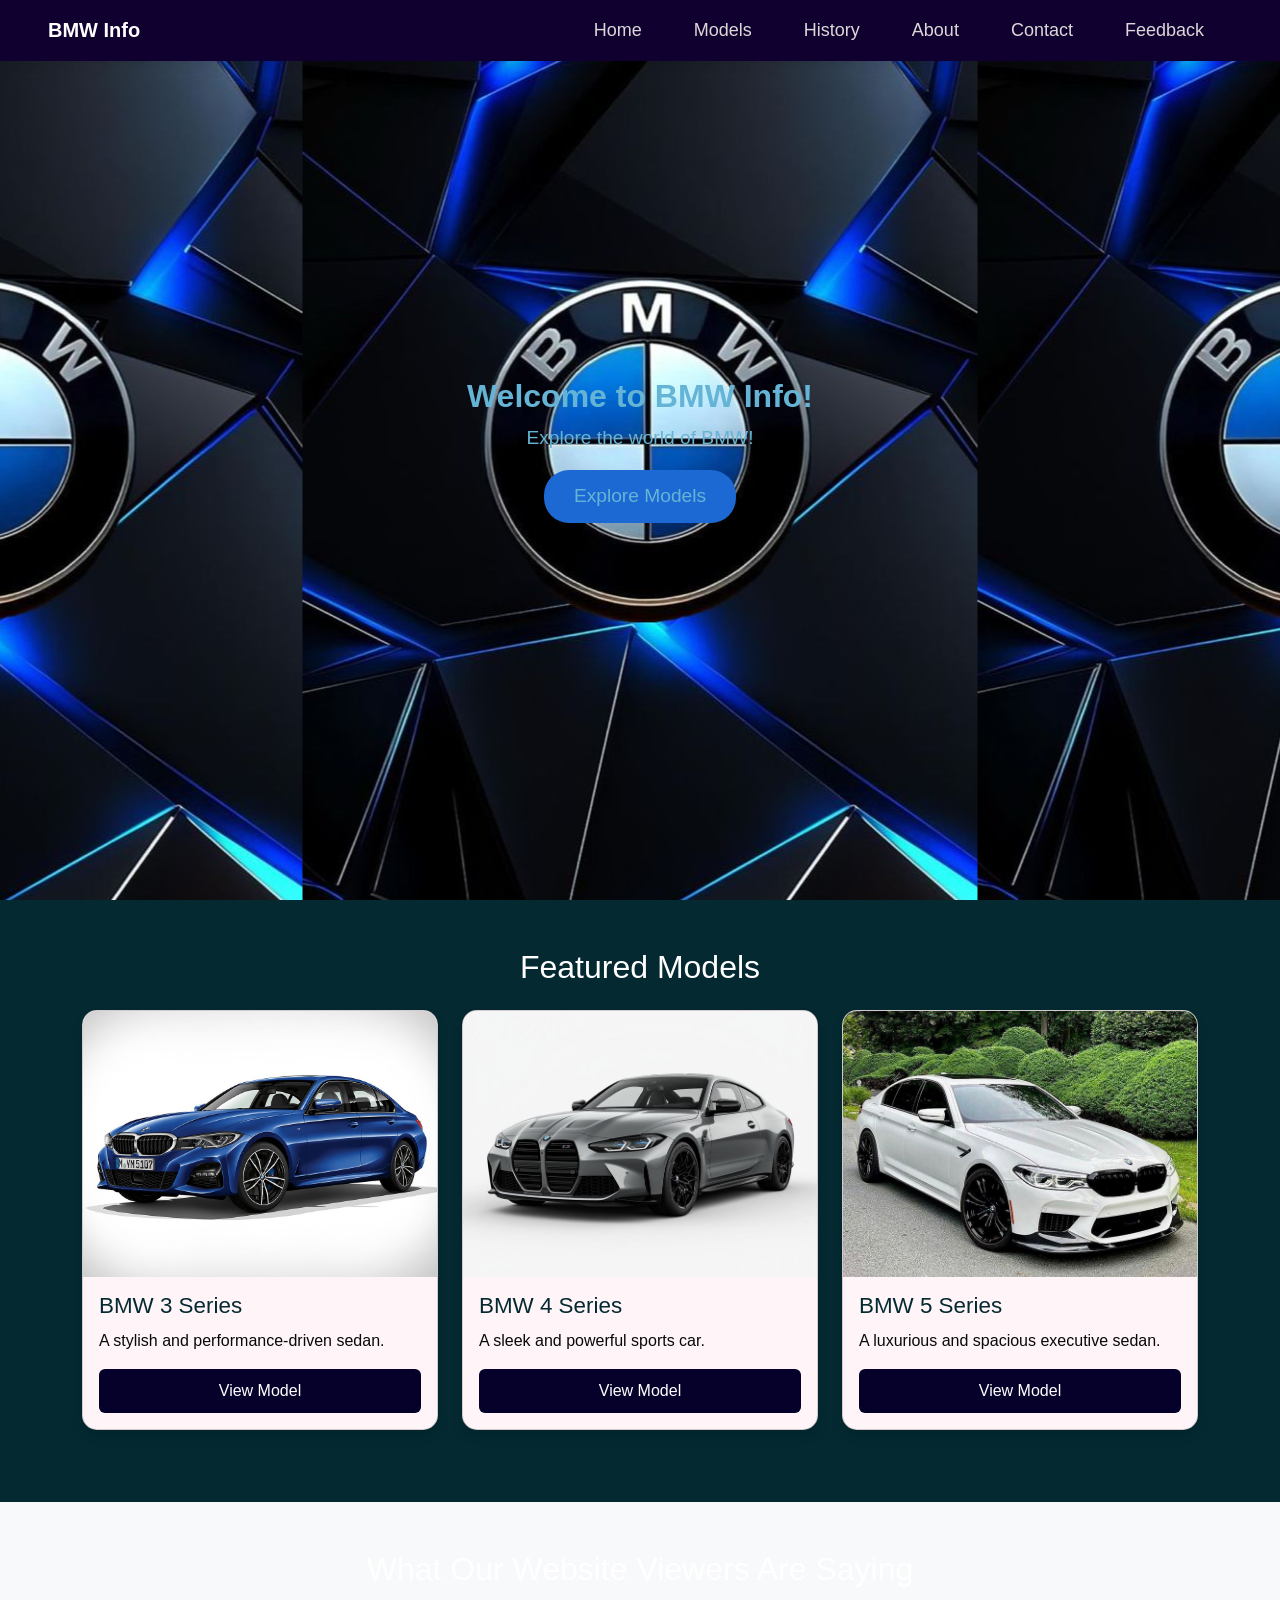
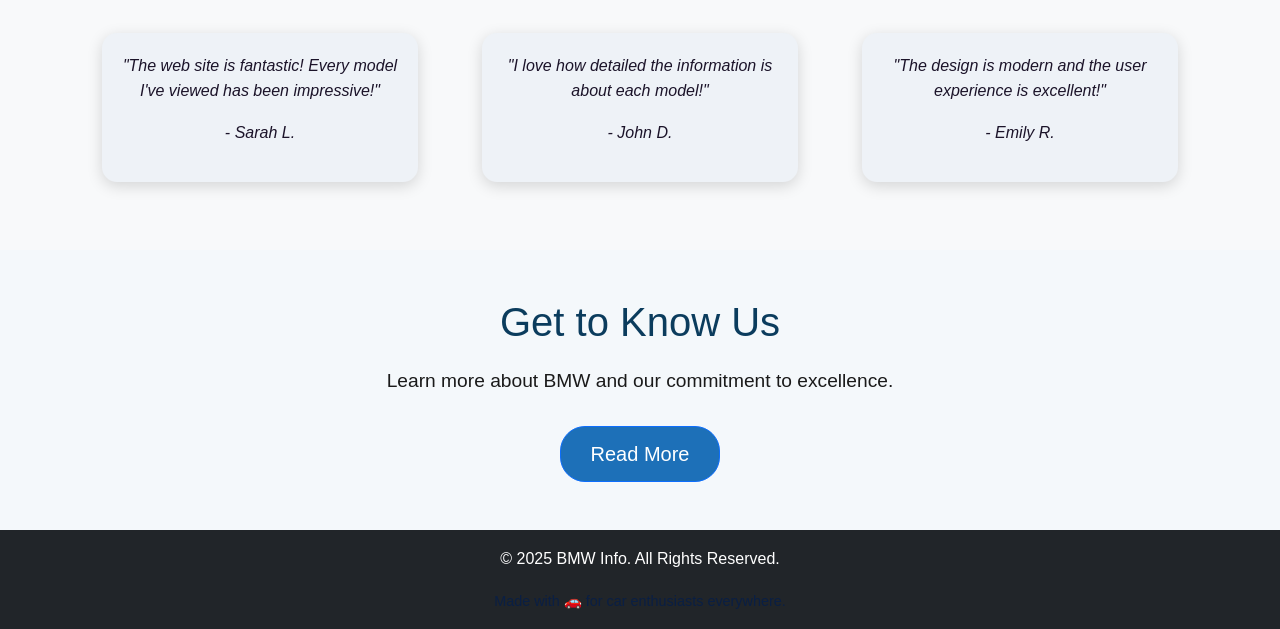
<file: index.html>
<!DOCTYPE html>
<html lang="en">
<head>
  <meta charset="UTF-8" />
  <meta name="viewport" content="width=device-width, initial-scale=1" />
  <link rel="icon" href="images/BMW M4.jpg" type="image/png" />
  <title>BMW Info</title>
  <link href="https://cdn.jsdelivr.net/npm/bootstrap@5.3.3/dist/css/bootstrap.min.css" rel="stylesheet" />
  <link rel="stylesheet" href="style.css" />
</head>

<body>
  <nav class="navbar navbar-expand-lg navbar-light px-5 fixed-top custom-navbar">
    <a class="navbar-brand" href="index.html">BMW Info</a>
    <button class="navbar-toggler" type="button" data-bs-toggle="collapse" data-bs-target="#navbarNav">
      <span class="navbar-toggler-icon"></span>
    </button>
    <div class="collapse navbar-collapse justify-content-end" id="navbarNav">
      <ul class="navbar-nav">
        <li class="nav-item active"><a class="nav-link" href="index.html">Home</a></li>
        <li class="nav-item"><a class="nav-link" href="Models.html">Models</a></li>
        <li class="nav-item"><a class="nav-link" href="History.html">History</a></li>
        <li class="nav-item"><a class="nav-link" href="About.html">About</a></li>
        <li class="nav-item"><a class="nav-link" href="Contact.html">Contact</a></li>
        <li class="nav-item"><a class="nav-link" href="Feedback.html">Feedback</a></li>
        
      </ul>
    </div>
  </nav>

  <header class="hero text-white text-center d-flex align-items-center" style="height: 100vh; background-image: url('images/BMW logo.jpg'); background-size: fill; background-position: center;">
    <div class="container text-center">
      <h1 class="display-4">Welcome to BMW Info!</h1>
      <p class="lead">Explore the world of BMW!</p>
      <a href="Models.html" class="btn ">Explore Models</a>
    </div>
  </header>

<section id="featured-models" class="py-5">
  <div class="container">
    <h2 class="text-center mb-4">Featured Models</h2>
    <div class="row justify-content-center">

      <div class="col-md-4 mb-4">
        <div class="card">
          <img src="images/BMW 3 Series.jpg" class="card-img-top" alt="BMW 3 Series" />
          <div class="card-body">
            <h5 class="card-title">BMW 3 Series</h5>
            <p class="card-text">A stylish and performance-driven sedan.</p>
            <a href="Models.html" class="btn">View Model</a>
          </div>
        </div>
      </div>

      <div class="col-md-4 mb-4">
        <div class="card">
          <img src="images/BMW 4 Series.jpg" class="card-img-top" alt="BMW 4 Series" />
          <div class="card-body">
            <h5 class="card-title">BMW 4 Series</h5>
            <p class="card-text">A sleek and powerful sports car.</p>
            <a href="Models.html" class="btn">View Model</a>
          </div>
        </div>
      </div>

      <div class="col-md-4 mb-4">
        <div class="card">
          <img src="images/BMW 5 Series.jpg" class="card-img-top" alt="BMW 5 Series" />
          <div class="card-body">
            <h5 class="card-title">BMW 5 Series</h5>
            <p class="card-text">A luxurious and spacious executive sedan.</p>
            <a href="Models.html" class="btn">View Model</a>
          </div>
        </div>
      </div>
    </div>
  </div>

</section>
  <section id="feedback" class="bg-light py-5">
    <div class="container">
      <h2 class="text-center mb-4">What Our Website Viewers Are Saying</h2>
      <div class="row">
        <div class="col-md-4">
          <div class="testimonial text-center">
            <p>"The web site is fantastic! Every model I've viewed has been impressive!"</p>
            <p class="font-weight-bold">- Sarah L.</p>
          </div>
        </div>

        <div class="col-md-4">
          <div class="testimonial text-center">
            <p>"I love how detailed the information is about each model!"</p>
            <p class="font-weight-bold">- John D.</p>
          </div>
        </div>

        <div class="col-md-4">
          <div class="testimonial text-center">
            <p>"The design is modern and the user experience is excellent!"</p>
            <p class="font-weight-bold">- Emily R.</p>
          </div>
        </div>
      </div>
    </div>
  </section>

  <section id="about" class="text-center py-5">
    <div class="container">
      <h2>Get to Know Us</h2>
      <p class="lead">Learn more about BMW and our commitment to excellence.</p>
      <a href="about.html" class="btn btn-primary btn-lg">Read More</a>
    </div>
  </section>
  
  <footer class="bg-dark text-white text-center py-3">
    <p>&copy; 2025 BMW Info. All Rights Reserved.</p>
    <small>Made with  🚗 for car enthusiasts everywhere.</small>
  </footer>
  <script src="https://cdn.jsdelivr.net/npm/bootstrap@5.3.3/dist/js/bootstrap.bundle.min.js"></script>
  
</body>
</html>
</file>
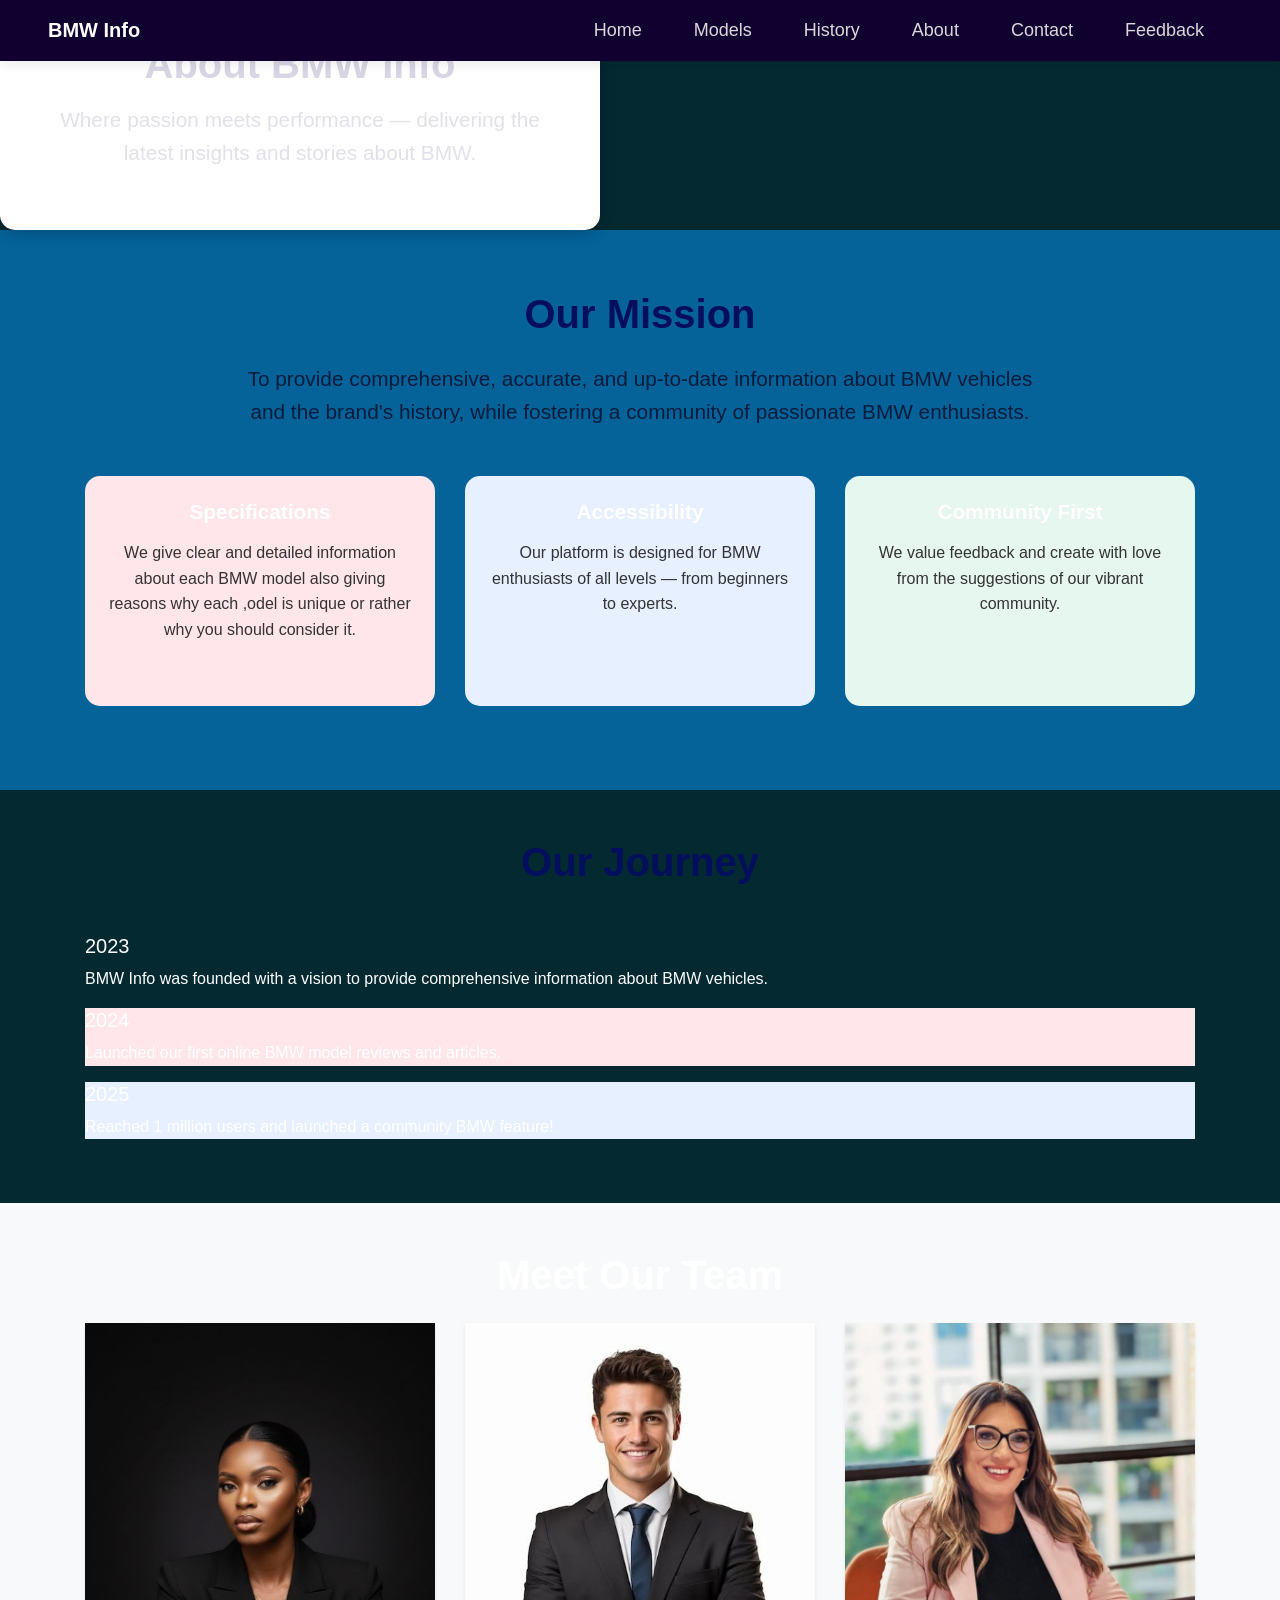
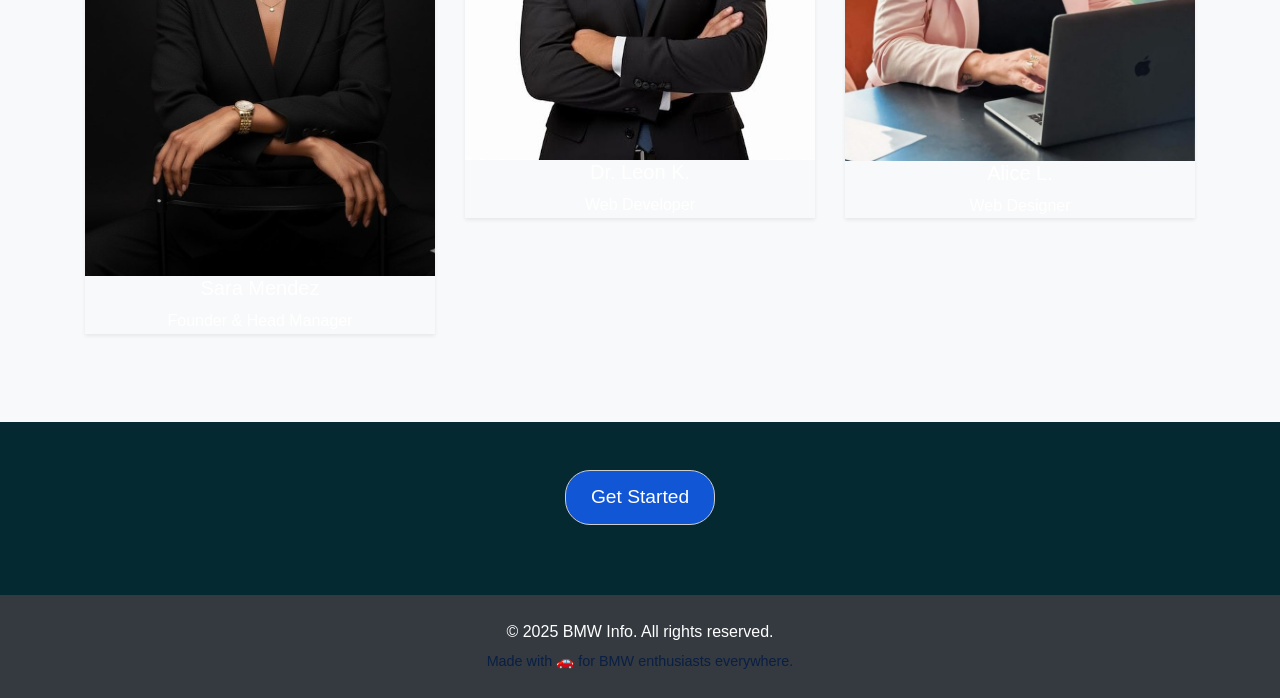
<file: About.html>
<!DOCTYPE html>
<html lang="en">
<head>
  <meta charset="UTF-8" />
  <meta name="viewport" content="width=device-width, initial-scale=1.0"/>
  <link rel="icon" href="images/BMW M9.jpg" type="image/jpg" />
  <title>About Us - BMW Info</title>
  <link rel="stylesheet" href="https://stackpath.bootstrapcdn.com/bootstrap/4.5.2/css/bootstrap.min.css"/>
  <link rel="stylesheet" href="style.css" />
</head>
<body>
  <nav class="navbar navbar-expand-lg navbar-light px-5 fixed-top custom-navbar">
    <a class="navbar-brand" href="index.html">BMW Info</a>
    <button class="navbar-toggler" type="button" data-toggle="collapse" data-target="#navbarNav">
      <span class="navbar-toggler-icon"></span>
    </button>
    <div class="collapse navbar-collapse justify-content-end" id="navbarNav">
      <ul class="navbar-nav">
        <li class="nav-item"><a class="nav-link" href="index.html">Home</a></li>
        <li class="nav-item"><a class="nav-link" href="models.html">Models</a></li>
        <li class="nav-item active"><a class="nav-link" href="history.html">History</a></li>
        <li class="nav-item"><a class="nav-link" href="about.html">About</a></li>
        <li class="nav-item"><a class="nav-link" href="contact.html">Contact</a></li>
        <li class="nav-item"><a class="nav-link" href="feedback.html">Feedback</a></li>
      </ul>
    </div>
  </nav>
<section class="about-hero">
  <div class="about-card">
    <h1>About BMW Info</h1>
    <p>Where passion meets performance — delivering the latest insights and stories about BMW.</p>
  </div>
</section>
<section class="mission-section text-center">
  <div class="container">
    <h2 class="section-title mb-4">Our Mission</h2>
    <p class="mb-5">To provide comprehensive, accurate, and up-to-date information about BMW vehicles and the brand's history, while fostering a community of passionate BMW enthusiasts.</p>
    
    <div class="row">
      <div class="col-md-4 mb-4">
        <div class="value-card pastel-pink p-4">
          <h5>Specifications</h5>
          <p>We give clear and detailed information about each BMW model also giving reasons why each ,odel is unique or rather why you should consider it.</p>
        </div>
      </div>
      <div class="col-md-4 mb-4">
        <div class="value-card pastel-blue p-4">
          <h5>Accessibility</h5>
          <p>Our platform is designed for BMW enthusiasts of all levels — from beginners to experts.</p>
        </div>
      </div>
      <div class="col-md-4 mb-4">
        <div class="value-card pastel-green p-4">
          <h5>Community First</h5>
          <p>We value feedback and create with love from the suggestions of our vibrant community.</p>
        </div>
      </div>
    </div>
  </div>
</section>
  <section class="timeline-section py-5">
    <div class="container">
      <h2 class="section-title text-center mb-5">Our Journey</h2>
      <div class="timeline">
        <div class="timeline-item pastel-yellow">
          <h5>2023</h5>
          <p>BMW Info was founded with a vision to provide comprehensive information about BMW vehicles.</p>
        </div>
        <div class="timeline-item pastel-pink">
          <h5>2024</h5>
          <p>Launched our first online BMW model reviews and articles.</p>
        </div>
        <div class="timeline-item pastel-blue">
          <h5>2025</h5>
          <p>Reached 1 million users and launched a community BMW feature!</p>
        </div>
      </div>
    </div>
  </section>
<section class="team-section py-5 bg-light">
  <div class="container text-center">
    <h2 class="section-title mb-4">Meet Our Team</h2>
    <div class="row justify-content-center">
      <div class="col-md-4 mb-4">
        <div class="team-card shadow-sm">
          <img src="images/manager.jpg" class="img-fluid team-image" alt="Sara Mendez">
          <div class="team-info">
            <h5>Sara Mendez</h5>
            <p>Founder & Head Manager</p>
          </div>
        </div>
      </div>
      <div class="col-md-4 mb-4">
        <div class="team-card shadow-sm">
          <img src="images/web developer.jpg" class="img-fluid team-image" alt="Dr. Leon K.">
          <div class="team-info">
            <h5>Dr. Leon K.</h5>
            <p>Web Developer</p>
          </div>
        </div>
      </div>
      <div class="col-md-4 mb-4">
        <div class="team-card shadow-sm">
          <img src="images/web designer.jpg" class="img-fluid team-image" alt="Alice L.">
          <div class="team-info">
            <h5>Alice L.</h5>
            <p>Web Designer</p>
          </div>
        </div>
      </div>
    </div>
  </div>
</section>
  <div class="text-center mt-5 mb-5">
    <a href="Models.html" class="btn btn-get-started">Get Started</a>
  </div>
  <footer class="footer bg-dark text-white text-center py-4">
    <div class="container">
      <p class="mb-1">&copy; 2025 BMW Info. All rights reserved.</p>
      <small>Made with  🚗 for BMW enthusiasts everywhere.</small>
    </div>
  </footer>
  <script src="https://code.jquery.com/jquery-3.5.1.slim.min.js"></script>
  <script src="https://cdn.jsdelivr.net/npm/bootstrap@4.5.2/dist/js/bootstrap.bundle.min.js"></script>
  <script src="script.js"></script>
  
</body>
</html>
</file>
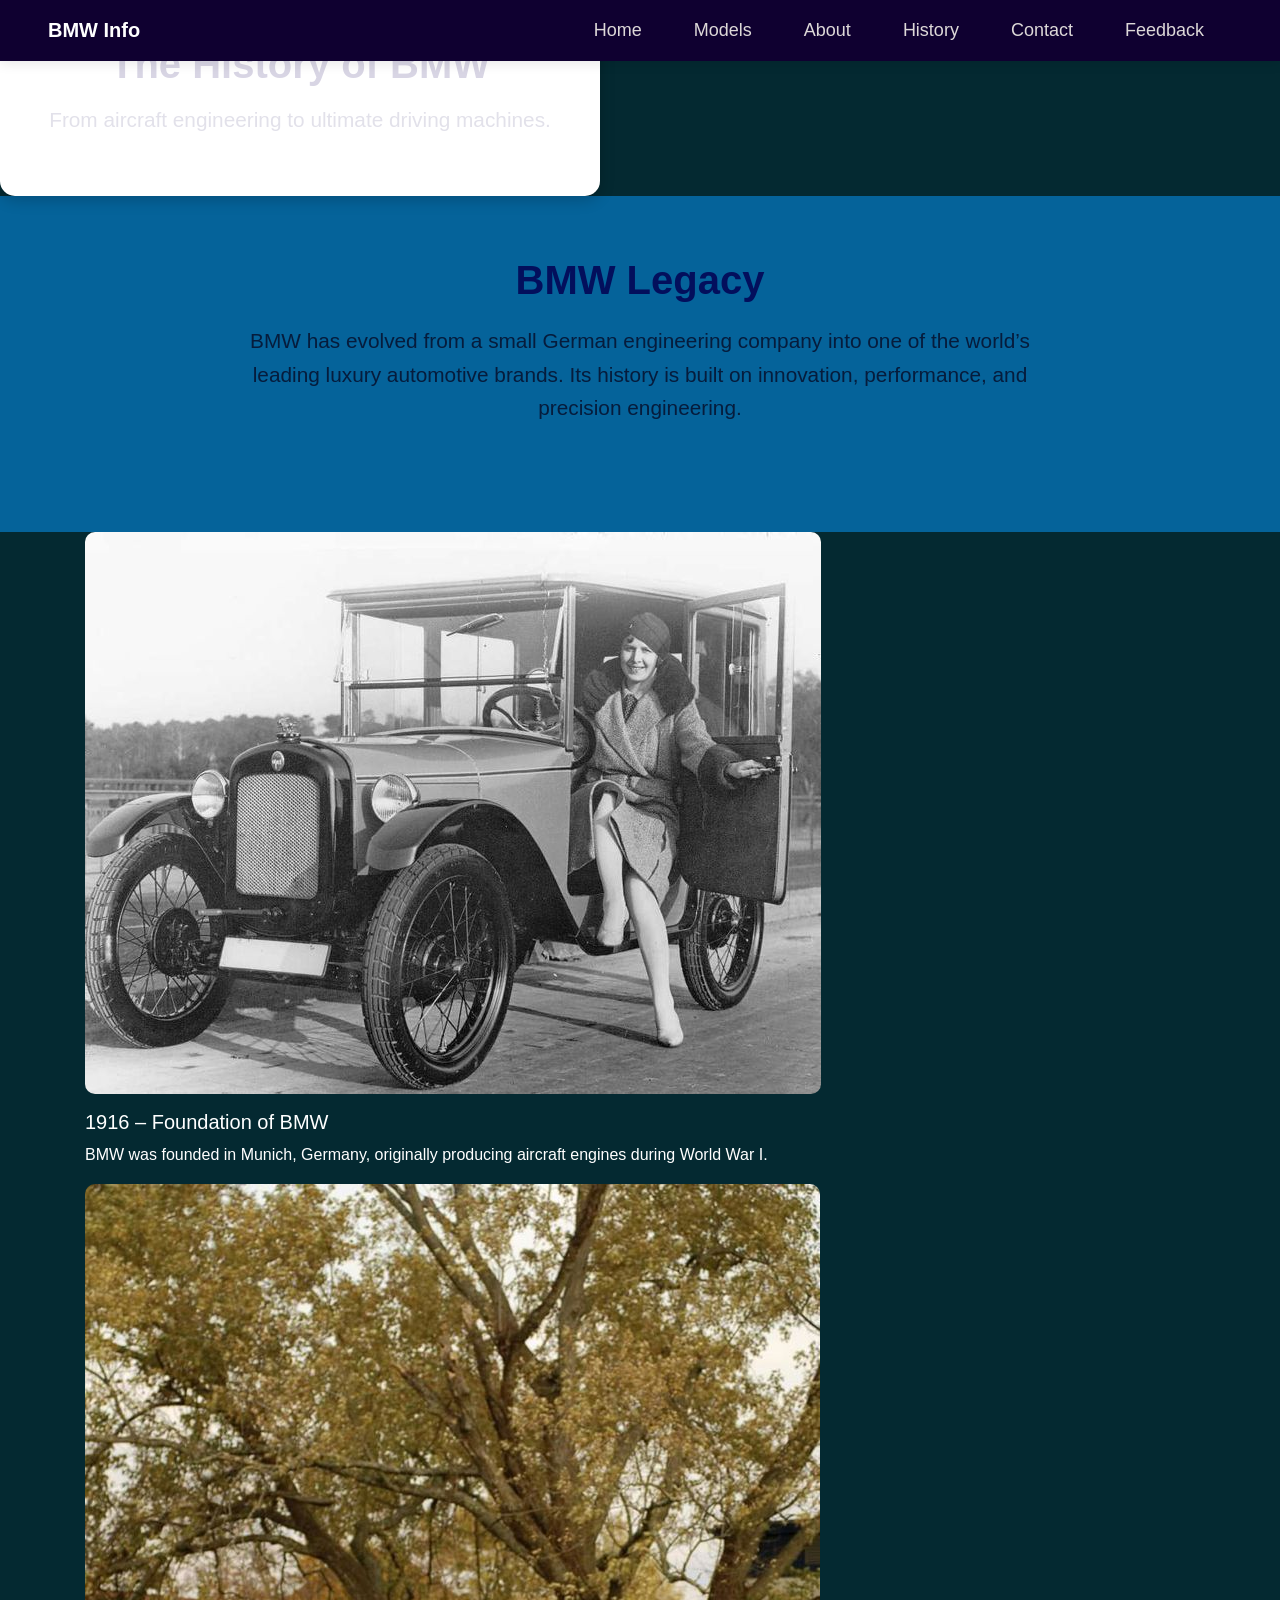
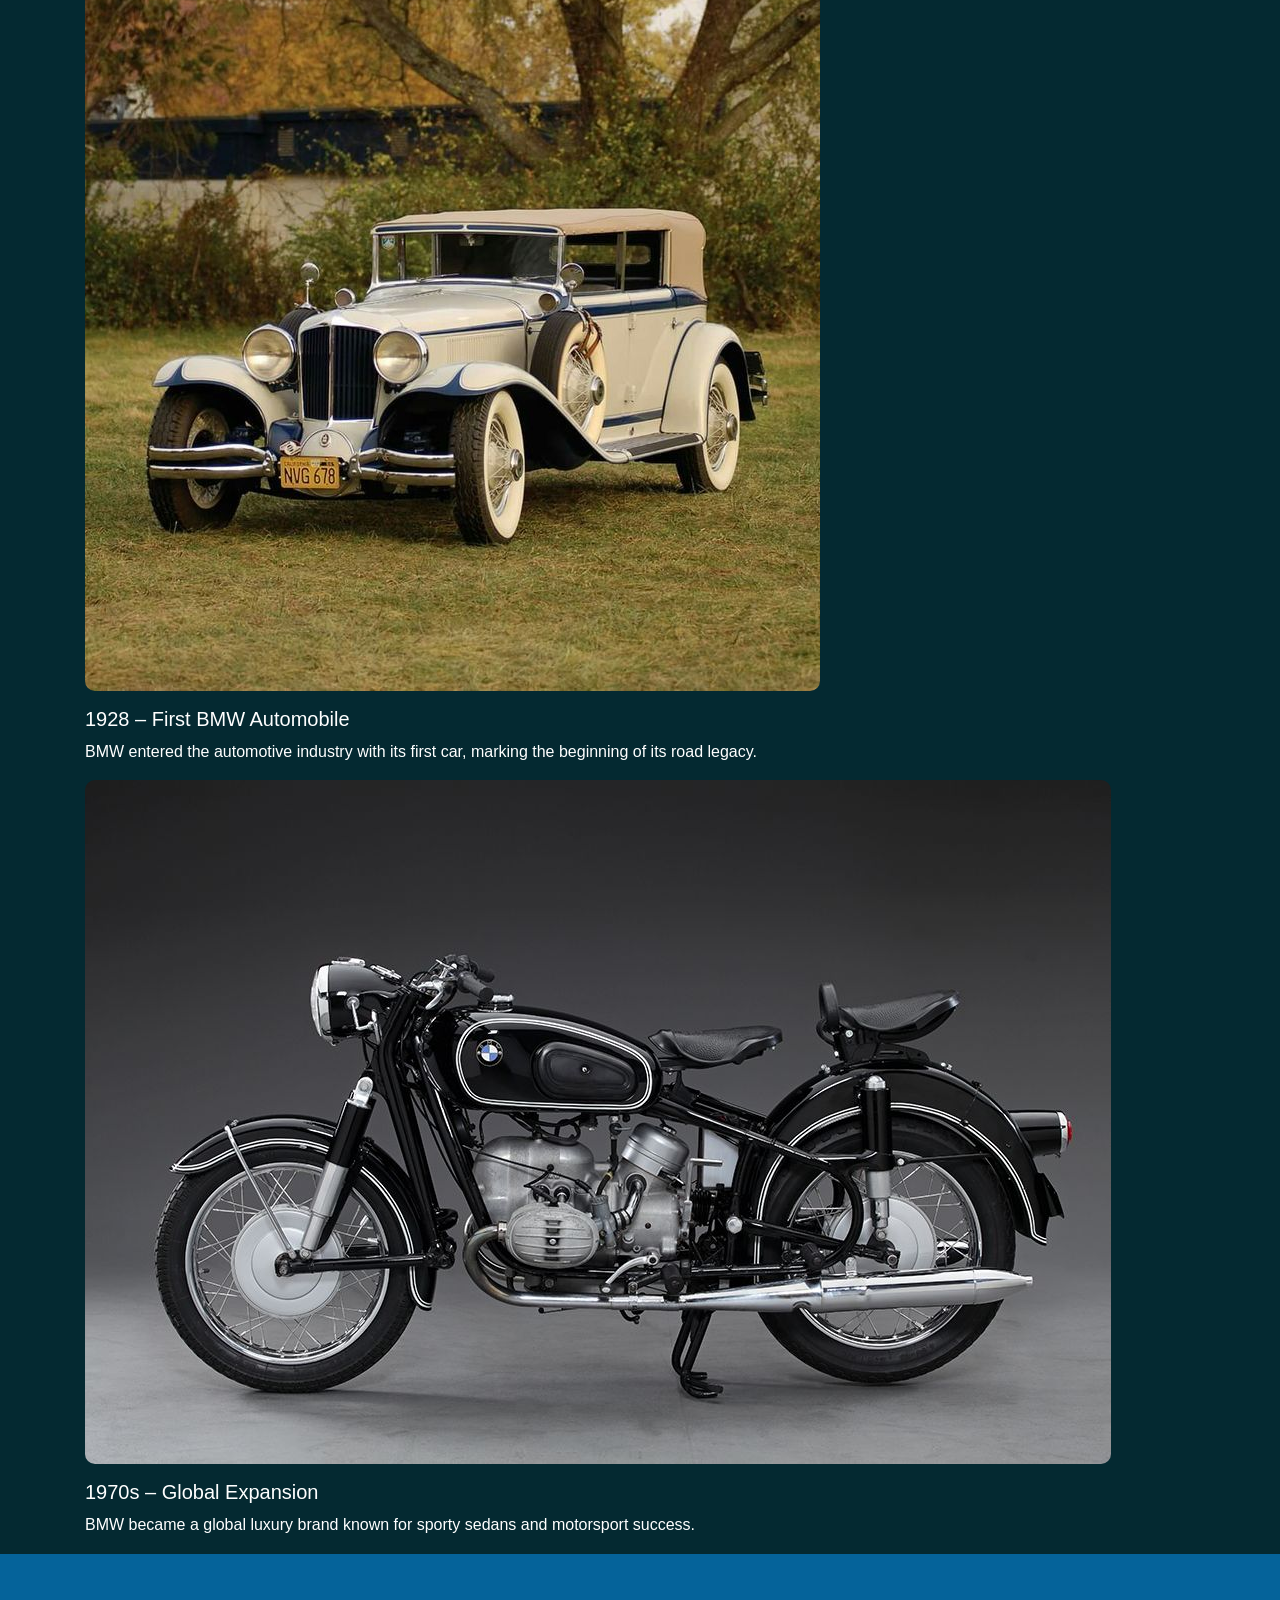
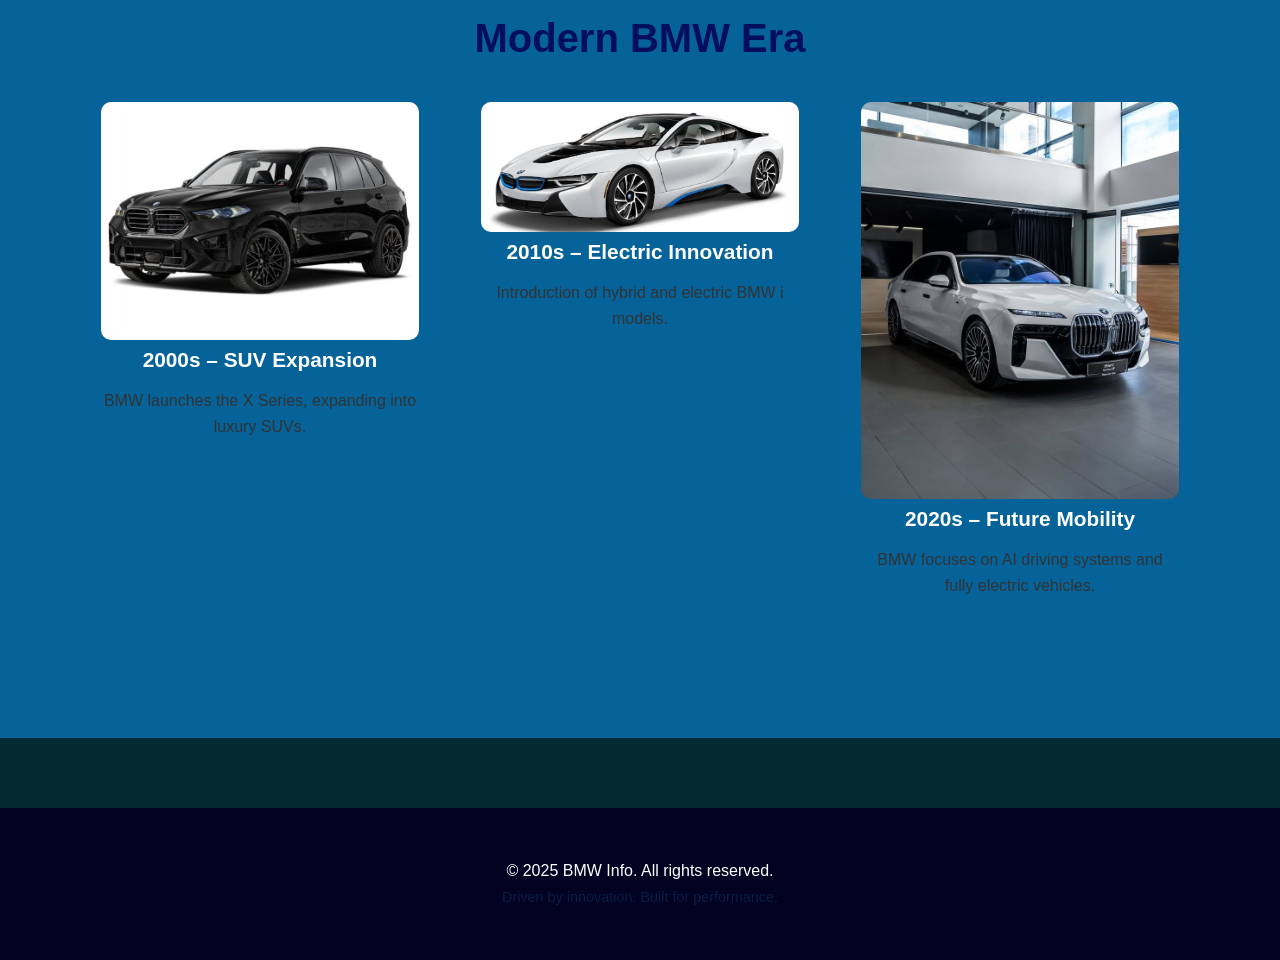
<file: History.html>
<!DOCTYPE html>
<html lang="en">
<head>
  <meta charset="UTF-8" />
  <meta name="viewport" content="width=device-width, initial-scale=1.0"/>
  <link rel="icon" href="images/BMW M4.jpg.jpg" type="image/jpg" />
  <title>BMW History</title>

  <link rel="stylesheet" href="https://stackpath.bootstrapcdn.com/bootstrap/4.5.2/css/bootstrap.min.css"/>
  <link rel="stylesheet" href="style.css" />
</head>

<body>

<!-- NAVBAR -->
<nav class="navbar navbar-expand-lg navbar-light px-5 fixed-top custom-navbar">
  <a class="navbar-brand" href="index.html">BMW Info</a>

  <button class="navbar-toggler" type="button" data-toggle="collapse" data-target="#navbarNav">
    <span class="navbar-toggler-icon"></span>
  </button>

  <div class="collapse navbar-collapse justify-content-end" id="navbarNav">
    <ul class="navbar-nav">
      <li class="nav-item"><a class="nav-link" href="index.html">Home</a></li>
      <li class="nav-item"><a class="nav-link" href="models.html">Models</a></li>
      <li class="nav-item"><a class="nav-link" href="about.html">About</a></li>
      <li class="nav-item active"><a class="nav-link" href="history.html">History</a></li>
      <li class="nav-item"><a class="nav-link" href="contact.html">Contact</a></li>
      <li class="nav-item"><a class="nav-link" href="feedback.html">Feedback</a></li>
    </ul>
  </div>
</nav>

<!-- HERO -->
<section class="about-hero">
  <div class="about-card">
    <h1>The History of BMW</h1>
    <p>From aircraft engineering to ultimate driving machines.</p>
  </div>
</section>

<!-- INTRO -->
<section class="mission-section text-center">
  <div class="container">
    <h2 class="section-title">BMW Legacy</h2>
    <p class="mb-5">
      BMW has evolved from a small German engineering company into one of the world’s leading luxury automotive brands.
      Its history is built on innovation, performance, and precision engineering.
    </p>
  </div>
</section>

<!-- ERA 1 -->
<section class="timeline-section">
  <div class="container">

    <div class="timeline-item">
      <img src="images/BMW 1916.jpg" class="img-fluid mb-3" style="border-radius:10px;" alt="BMW 1916">
      <h5>1916 – Foundation of BMW</h5>
      <p>BMW was founded in Munich, Germany, originally producing aircraft engines during World War I.</p>
    </div>

    <div class="timeline-item">
      <img src="images/first BMW.jpg" class="img-fluid mb-3" style="border-radius:10px;" alt="first BMW">
      <h5>1928 – First BMW Automobile</h5>
      <p>BMW entered the automotive industry with its first car, marking the beginning of its road legacy.</p>
    </div>

    <div class="timeline-item">
      <img src="images/motorcycle introduction.jpg" class="img-fluid mb-3" style="border-radius:10px;" alt="BMW classic era">
      <h5>1970s – Global Expansion</h5>
      <p>BMW became a global luxury brand known for sporty sedans and motorsport success.</p>
    </div>

  </div>
</section>

<!-- MODERN ERA -->
<section class="mission-section text-center">
  <div class="container">

    <h2 class="section-title mb-4">Modern BMW Era</h2>

    <div class="row">

      <div class="col-md-4 mb-4">
        <div class="value-card p-3">
          <img src="images/BMW X5.jpg" class="img-fluid mb-2" style="border-radius:10px;" alt="BMW X Series">
          <h5>2000s – SUV Expansion</h5>
          <p>BMW launches the X Series, expanding into luxury SUVs.</p>
        </div>
      </div>

      <div class="col-md-4 mb-4">
        <div class="value-card p-3">
          <img src="images/BMW i8.jpg" class="img-fluid mb-2" style="border-radius:10px;" alt="BMW i8">
          <h5>2010s – Electric Innovation</h5>
          <p>Introduction of hybrid and electric BMW i models.</p>
        </div>
      </div>

      <div class="col-md-4 mb-4">
        <div class="value-card p-3">
          <img src="images/BMW i7.jpg" class="img-fluid mb-2" style="border-radius:10px;" alt="BMW future tech">
          <h5>2020s – Future Mobility</h5>
          <p>BMW focuses on AI driving systems and fully electric vehicles.</p>
        </div>
      </div>

    </div>

  </div>
</section>

<!-- FOOTER -->
<footer class="footer text-center">
  <div class="container">
    <p>&copy; 2025 BMW Info. All rights reserved.</p>
    <small>Driven by innovation. Built for performance.</small>
  </div>
</footer>

<script src="https://code.jquery.com/jquery-3.5.1.slim.min.js"></script>
<script src="https://cdn.jsdelivr.net/npm/bootstrap@4.5.2/dist/js/bootstrap.bundle.min.js"></script>
<script src="script.js"></script>

</body>
</html>
</file>
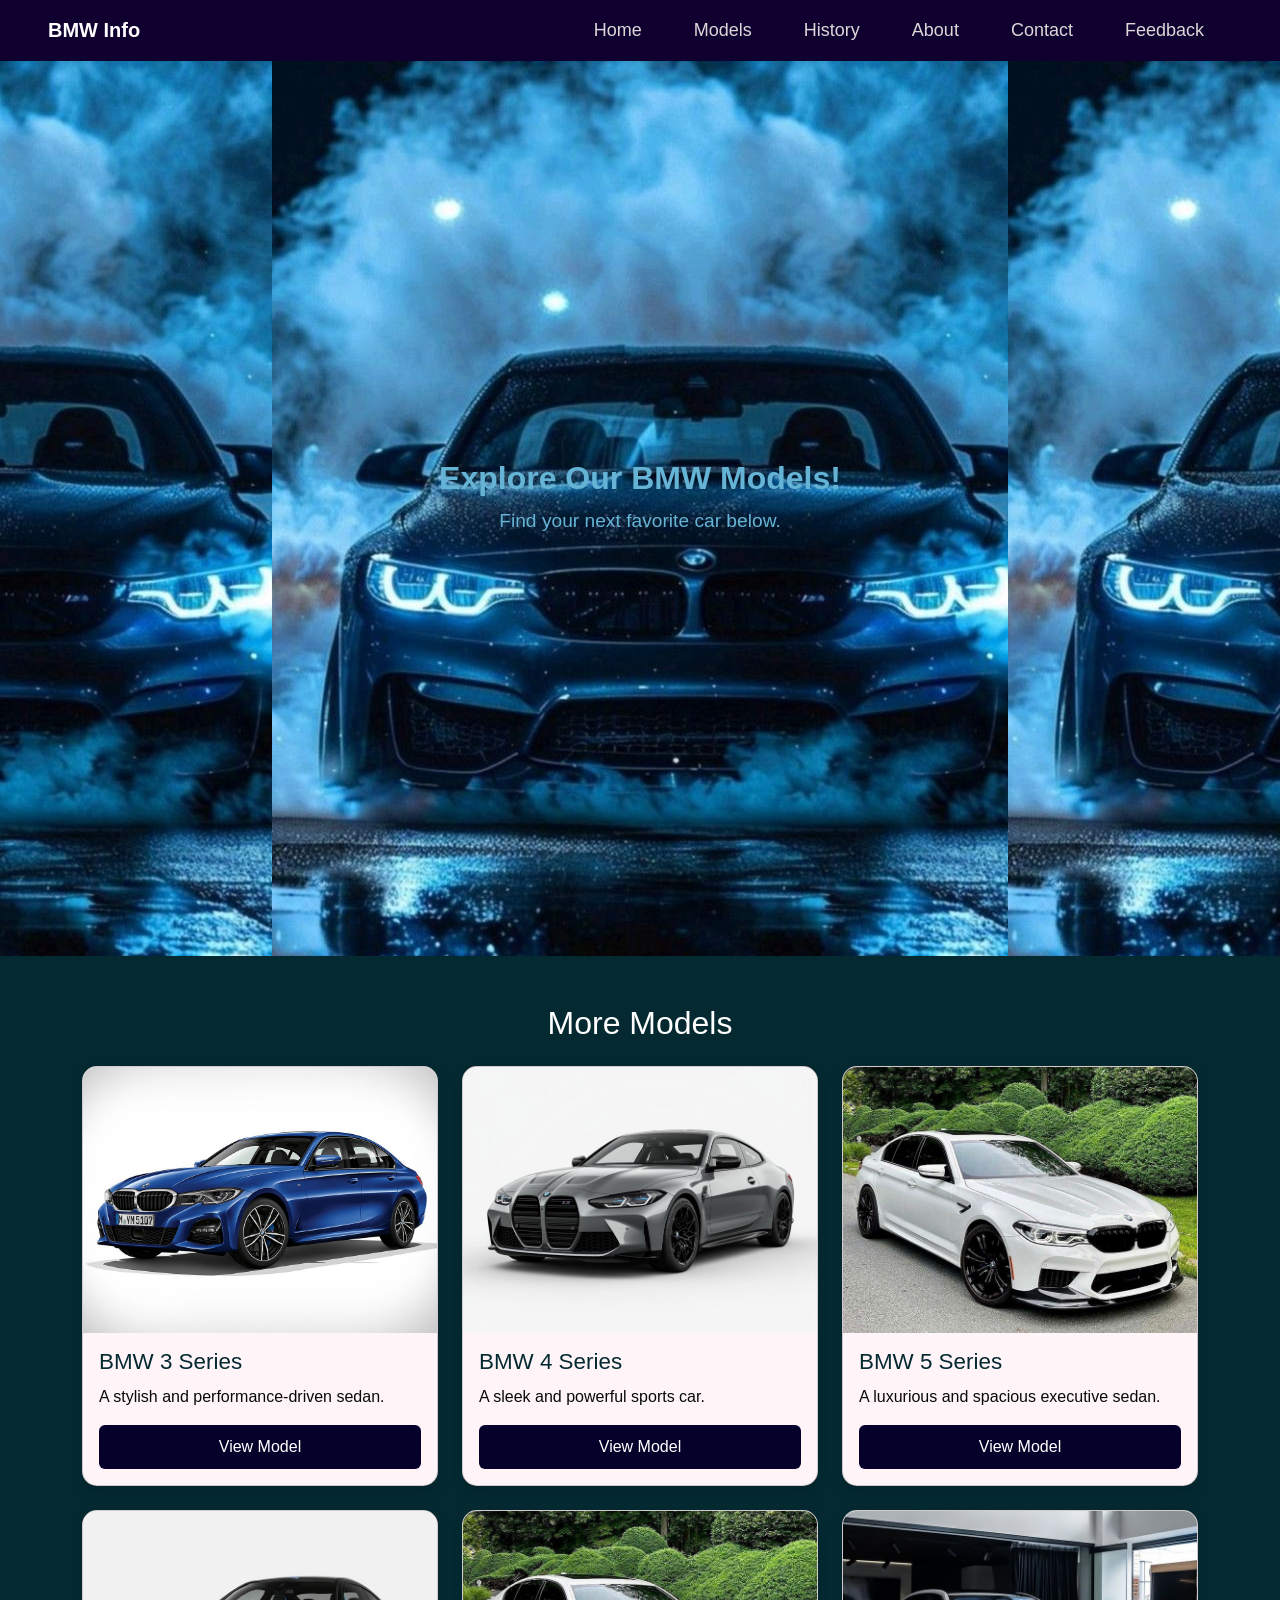
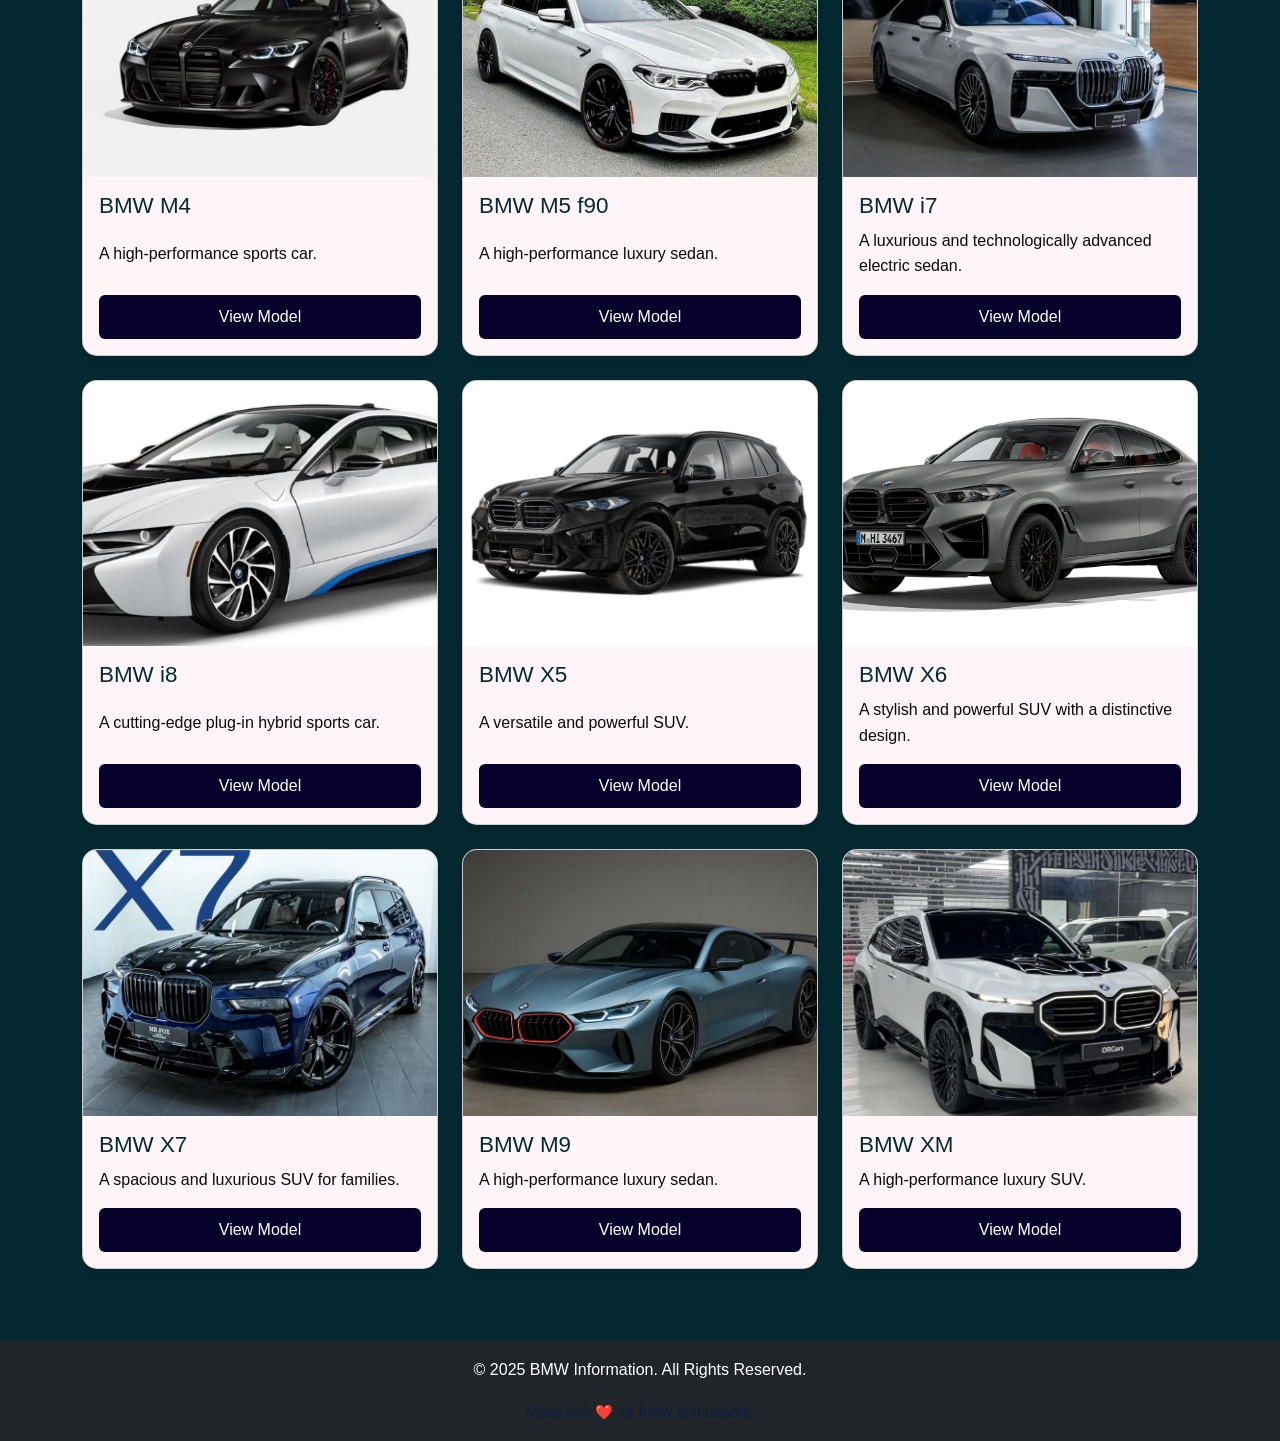
<file: Models.html>
<!DOCTYPE html>
<html lang="en">
<head>
  <meta charset="UTF-8" />
  <meta name="viewport" content="width=device-width, initial-scale=1" />
  <link rel="icon" href="images/BMW M4S.jpg" type="image/jpeg" />
  <title>Delicious Recipes - Recipes</title>
  <link href="https://cdn.jsdelivr.net/npm/bootstrap@5.3.3/dist/css/bootstrap.min.css" rel="stylesheet" />
  <link rel="stylesheet" href="style.css" />
</head>

<body>
  <nav class="navbar navbar-expand-lg navbar-light px-5 fixed-top custom-navbar">
    <a class="navbar-brand" href="index.html">BMW Info</a>
    <button class="navbar-toggler" type="button" data-bs-toggle="collapse" data-bs-target="#navbarNav">
      <span class="navbar-toggler-icon"></span>
    </button>
    <div class="collapse navbar-collapse justify-content-end" id="navbarNav">
      <ul class="navbar-nav">
        <li class="nav-item"><a class="nav-link" href="index.html">Home</a></li>
        <li class="nav-item active"><a class="nav-link" href="models.html">Models</a></li>
        <li class="nav-item"><a class="nav-link" href="history.html">History</a></li>
       <li class="nav-item"><a class="nav-link" href="about.html">About</a></li> 
       <li class="nav-item"><a class="nav-link" href="contact.html">Contact</a></li>
        <li class="nav-item"><a class="nav-link" href="feedback.html">Feedback</a></li>
        
      </ul>
    </div>
  </nav>
  <header class="hero text-white text-center d-flex align-items-center" style="height: 100vh; background-image: url('images/BMW blue.jpg'); background-size: fit; background-position: center; margin-top: 56px;">
     
   <div class="container">
      <h1 class="display-4">Explore Our BMW Models!</h1>
      <p class="lead">Find your next favorite car below.</p>
    </div>
  </header>
   <section id="More-Models" class="py-5">
  <div class="container">
    <h2 class="text-center mb-4">More Models</h2>
    <div class="row justify-content-center">
      <div class="col-md-4 mb-4">
        <div class="card">
          <img src="images/BMW 3 Series.jpg" class="card-img-top" alt="BMW 3 Series" />
          <div class="card-body">
            <h5 class="card-title">BMW 3 Series</h5>
            <p class="card-text">A stylish and performance-driven sedan.</p>
            <button type="button" class="btn" data-bs-toggle="modal" data-bs-target="#modalBMW3Series">View Model</button>
          </div>
        </div>
      </div>
      <div class="col-md-4 mb-4">
        <div class="card">
          <img src="images/BMW 4 Series.jpg" class="card-img-top" alt="BMW 4 Series" />
          <div class="card-body">
            <h5 class="card-title">BMW 4 Series</h5>
           <p class="card-text">A sleek and powerful sports car.</p>
            <button type="button" class="btn" data-bs-toggle="modal" data-bs-target="#modalBMW4Series">View Model</button>
          </div>
        </div>
      </div>
      <div class="col-md-4 mb-4">
        <div class="card">
          <img src="images/BMW 5 Series.jpg" class="card-img-top" alt="BMW 5 Series" />
          <div class="card-body">
            <h5 class="card-title">BMW 5 Series</h5>
           <p class="card-text">A luxurious and spacious executive sedan.</p>
            <button type="button" class="btn" data-bs-toggle="modal" data-bs-target="#modalBMW5Series">View Model</button>
          </div>
        </div>
      </div>
      <div class="col-md-4 mb-4">
        <div class="card">
          <img src="images/BMW M4.jpg" class="card-img-top" alt="BMW M4" />
          <div class="card-body">
            <h5 class="card-title">BMW M4</h5>
            <p class="card-text">A high-performance sports car.</p>
            <button type="button" class="btn" data-bs-toggle="modal" data-bs-target="#modalBMWM4">View Model</button>
          </div>
        </div>
      </div>
      <div class="col-md-4 mb-4">
        <div class="card">
          <img src="images/BMW M5 f90.jpg" class="card-img-top" alt="BMW M5 f90" />
          <div class="card-body">
            <h5 class="card-title">BMW M5 f90</h5>
           <p class="card-text">A high-performance luxury sedan.</p>
            <button type="button" class="btn" data-bs-toggle="modal" data-bs-target="#modalBMWM5">View Model</button>
          </div>
        </div>
      </div>
      <div class="col-md-4 mb-4">
        <div class="card">
          <img src="images/BMW i7.jpg" class="card-img-top" alt="BMW i7" />
          <div class="card-body">
            <h5 class="card-title">BMW i7</h5>
             <p class="card-text">A luxurious and technologically advanced electric sedan.</p>
            <button type="button" class="btn" data-bs-toggle="modal" data-bs-target="#modalBMWi7">View Model</button>
          </div>
        </div>
      </div>
      <div class="col-md-4 mb-4">
        <div class="card">
          <img src="images/BMW i8.jpg" class="card-img-top" alt="BMW i8" />
          <div class="card-body">
            <h5 class="card-title">BMW i8</h5>
             <p class="card-text">A cutting-edge plug-in hybrid sports car.</p>
            <button type="button" class="btn" data-bs-toggle="modal" data-bs-target="#modalBMWi8">View Model</button>
          </div>
        </div>
      </div>
      <div class="col-md-4 mb-4">
        <div class="card">
          <img src="images/BMW X5.jpg" class="card-img-top" alt="BMW X5" />
          <div class="card-body">
            <h5 class="card-title">BMW X5</h5>
            <p class="card-text">A versatile and powerful SUV.</p>
            <button type="button" class="btn" data-bs-toggle="modal" data-bs-target="#modalBMWX5">View Model</button>
          </div>
        </div>
      </div>
      <div class="col-md-4 mb-4">
        <div class="card">
          <img src="images/BMW X6.jpg" class="card-img-top" alt="BMW X6" />
          <div class="card-body">
            <h5 class="card-title">BMW X6</h5>
            <p class="card-text">A stylish and powerful SUV with a distinctive design.</p>
            <button type="button" class="btn" data-bs-toggle="modal" data-bs-target="#modalBMWX6">View Model</button>
          </div>
        </div>
      </div>
      <div class="col-md-4 mb-4">
        <div class="card">
          <img src="images/BMW X7.jpg" class="card-img-top" alt="BMW X7" />
          <div class="card-body">
            <h5 class="card-title">BMW X7</h5>
            <p class="card-text">A spacious and luxurious SUV for families.</p>
            <button type="button" class="btn" data-bs-toggle="modal" data-bs-target="#modalBMWX7">View Model</button>
          </div>
        </div>
      </div>
      <div class="col-md-4 mb-4">
        <div class="card">
          <img src="images/BMW M9.jpg" class="card-img-top" alt="BMW M9" />
          <div class="card-body">
            <h5 class="card-title">BMW M9</h5>
            <p class="card-text">A high-performance luxury sedan.</p>
            <button type="button" class="btn" data-bs-toggle="modal" data-bs-target="#modalBMWM9">View Model</button>
          </div>
        </div>
      </div>
      <div class="col-md-4 mb-4">
        <div class="card">
          <img src="images/BMW XM.jpg" class="card-img-top" alt="BMW XM" />
          <div class="card-body">
            <h5 class="card-title">BMW XM</h5>
            <p class="card-text">A high-performance luxury SUV.</p>
            <button type="button" class="btn" data-bs-toggle="modal" data-bs-target="#modalBMWXM">View Model</button>
          </div>
        </div>
      </div>

    </div>
  </div>
</section>
<div class="modal fade" id="modalBMW3Series" tabindex="-1" aria-labelledby="modalBMW3SeriesLabel" aria-hidden="true">
  <div class="modal-dialog modal-lg modal-dialog-centered">
    <div class="modal-content text-dark">
      <div class="modal-header">
        <h5 class="modal-title" id="modalBMW3SeriesLabel">BMW 3 Series Model Details</h5>
        <button type="button" class="btn-close" data-bs-dismiss="modal" aria-label="Close"></button>
      </div>
      <div class="modal-body">
        <h6>Specifications:</h6>
        <ul>
    <li><strong>Performance:</strong> Turbocharged engines, RWD/AWD options, smooth automatic transmission</li>
    <li><strong>Interior:</strong> Premium materials, digital display, comfortable seating for 5</li>
    <li><strong>Technology:</strong> iDrive system, Apple CarPlay, Android Auto, voice control</li>
    <li><strong>Safety:</strong> Adaptive cruise control, lane assist, blind-spot monitoring</li>
  </ul>

  <h2>Engine Options</h2>
  <ul>
    <li>318i / 320i – Efficient 4-cylinder turbo</li>
    <li>330i – More powerful 4-cylinder turbo</li>
    <li>M340i – High-performance 6-cylinder turbo</li>
    <li>330e – Plug-in hybrid option</li>
  </ul>

  <h2>Fuel Efficiency</h2>
  <p>
    The BMW 3 Series offers excellent fuel efficiency for a luxury sedan, 
    with hybrid models providing even lower fuel consumption and emissions.
  </p>

  <h2>Why Choose BMW 3 Series?</h2>
  <ul>
    <li>Sporty yet comfortable driving experience</li>
    <li>Strong resale value</li>
    <li>Advanced safety and technology</li>
    <li>Premium brand reputation</li>
  </ul>

  <h2>Competitors</h2>
  <ul>
    <li>Mercedes-Benz C-Class</li>
    <li>Audi A4</li>
    <li>Lexus IS</li>
  </ul>
        </ol>
      </div>
    </div>
  </div>
</div>
<div class="modal fade" id="modalBMW4Series" tabindex="-1" aria-labelledby="modalBMW4SeriesLabel" aria-hidden="true">
  <div class="modal-dialog modal-lg modal-dialog-centered">
    <div class="modal-content text-dark">
      <div class="modal-header">
        <h5 class="modal-title" id="modalBMW4SeriesLabel">BMW 4 Series Model Details</h5>
        <button type="button" class="btn-close" data-bs-dismiss="modal" aria-label="Close"></button>
      </div>
      <div class="modal-body">
        <h6>Specifications:</h6>
        <ul>
          <li><strong>Performance:</strong> Turbocharged engines, RWD/AWD options, smooth automatic transmission</li>
          <li><strong>Interior:</strong> Premium materials, digital display, comfortable seating for 5</li>
          <li><strong>Technology:</strong> iDrive system, Apple CarPlay, Android Auto, voice control</li>
          <li><strong>Safety:</strong> Adaptive cruise control, lane assist, blind-spot monitoring</li>
        </ul>

        <h2>Engine Options</h2>
        <ul>
          <li>418i / 420i – Efficient 4-cylinder turbo</li>
          <li>430i – More powerful 4-cylinder turbo</li>
          <li>M440i – High-performance 6-cylinder turbo</li>
          <li>430e – Plug-in hybrid option</li>
        </ul>

        <h2>Fuel Efficiency</h2>
        <p>
          The BMW 4 Series offers excellent fuel efficiency for a luxury coupe,
          with hybrid models providing even lower fuel consumption and emissions.
        </p>

        <h2>Why Choose BMW 4 Series?</h2>
        <ul>
          <li>Sporty yet comfortable driving experience</li>
          <li>Strong resale value</li>
          <li>Advanced safety and technology</li>
          <li>Premium brand reputation</li>
        </ul>

        <h2>Competitors</h2>
        <ul>
          <li>Mercedes-Benz C-Class</li>
          <li>Audi A4</li>
          <li>Lexus IS</li>
        </ul>
       </ol>
     </div>
    </div>
  </div>
</div>
<div class="modal fade" id="modalBMW5Series" tabindex="-1" aria-labelledby="modalBMW5SeriesLabel" aria-hidden="true">
  <div class="modal-dialog modal-lg modal-dialog-centered">
    <div class="modal-content text-dark">
      <div class="modal-header">
        <h5 class="modal-title" id="modalBMW5SeriesLabel">BMW 5 Series Model Details</h5>
        <button type="button" class="btn-close" data-bs-dismiss="modal" aria-label="Close"></button>
      </div>
      <div class="modal-body">
        <h6>Specifications:</h6>
         <ul>
    <li><strong>Performance:</strong> Turbocharged engines, smooth automatic transmission, RWD/AWD options</li>
    <li><strong>Comfort:</strong> Spacious cabin, premium materials, enhanced ride quality</li>
    <li><strong>Interior:</strong> Large digital displays, luxury finishes, ambient lighting</li>
    <li><strong>Technology:</strong> Latest iDrive system, Apple CarPlay, Android Auto, voice assistant</li>
    <li><strong>Safety:</strong> Adaptive cruise control, lane keeping assist, parking assist, 360° camera</li>
  </ul>

  <h2>Engine Options</h2>
  <ul>
    <li>520i – Efficient 4-cylinder turbo engine</li>
    <li>530i – More powerful 4-cylinder turbo</li>
    <li>540i – 6-cylinder turbo with mild hybrid technology</li>
    <li>550e – Plug-in hybrid option</li>
  </ul>

  <h2>Fuel Efficiency</h2>
  <p>
    The BMW 5 Series delivers solid fuel efficiency for its class, with hybrid 
    models offering improved economy and reduced emissions.
  </p>

  <h2>Why Choose BMW 5 Series?</h2>
  <ul>
    <li>Luxury and comfort for long-distance driving</li>
    <li>Advanced technology and driver assistance features</li>
    <li>Powerful yet smooth performance</li>
    <li>Spacious and executive-level interior</li>
  </ul>
        </ol>
      </div>
    </div>
  </div>
</div>
<div class="modal fade" id="modalBMWM4" tabindex="-1" aria-labelledby="modalBMWM4Label" aria-hidden="true">
  <div class="modal-dialog modal-lg modal-dialog-centered">
    <div class="modal-content text-dark">
      <div class="modal-header">
        <h5 class="modal-title" id="modalBMWM4Label">BMW M4 Model Details</h5>
        <button type="button" class="btn-close" data-bs-dismiss="modal" aria-label="Close"></button>
      </div>
      <div class="modal-body">
        <h6>Specifications:</h6>
         <ul>
    <li><strong>Performance:</strong> Twin-turbocharged inline-6 engine, exceptional acceleration, rear-wheel or all-wheel drive (xDrive)</li>
    <li><strong>Design:</strong> Bold kidney grille, aerodynamic body, sporty stance</li>
    <li><strong>Interior:</strong> M sport seats, premium materials, driver-focused cockpit</li>
    <li><strong>Technology:</strong> BMW iDrive system, digital cluster, performance tracking features</li>
    <li><strong>Safety:</strong> Advanced driver assistance systems, stability control, parking assist</li>
  </ul>

  <h2>Engine Options</h2>
  <ul>
    <li>M4 – 3.0L twin-turbo inline-6</li>
    <li>M4 Competition – Higher output version with enhanced performance</li>
    <li>M4 Competition xDrive – All-wheel drive for maximum traction and speed</li>
  </ul>

  <h2>Fuel Efficiency</h2>
  <p>
    The BMW M4 prioritizes performance, but still offers reasonable efficiency 
    for a high-performance sports car thanks to advanced engine technology.
  </p>

  <h2>Why Choose BMW M4?</h2>
  <ul>
    <li>Track-level performance and power</li>
    <li>Sharp handling and driving precision</li>
    <li>Aggressive and modern design</li>
    <li>Premium sports interior with advanced tech</li>
  </ul>
        </ol>
      </div>
    </div>
  </div>
</div>
<div class="modal fade" id="modalBMWM5" tabindex="-1" aria-labelledby="modalBMWM5Label" aria-hidden="true">
  <div class="modal-dialog modal-lg modal-dialog-centered">
    <div class="modal-content text-dark">
      <div class="modal-header">
        <h5 class="modal-title" id="modalBMWM5Label">BMW M5 Model Details</h5>
        <button type="button" class="btn-close" data-bs-dismiss="modal" aria-label="Close"></button>
      </div>
      <div class="modal-body">
        <h6>Specifications:</h6>
         <ul>
    <li><strong>Performance:</strong> Twin-turbocharged inline-6 engine, exceptional acceleration, rear-wheel or all-wheel drive (xDrive)</li>
    <li><strong>Design:</strong> Bold kidney grille, aerodynamic body, sporty stance</li>
    <li><strong>Interior:</strong> M sport seats, premium materials, driver-focused cockpit</li>
    <li><strong>Technology:</strong> BMW iDrive system, digital cluster, performance tracking features</li>
    <li><strong>Safety:</strong> Advanced driver assistance systems, stability control, parking assist</li>
  </ul>

  <h2>Engine Options</h2>
  <ul>
    <li>M5 – 3.0L twin-turbo inline-6</li>
    <li>M5 Competition – Higher output version with enhanced performance</li>
    <li>M5 Competition xDrive – All-wheel drive for maximum traction and speed</li>
  </ul>

  <h2>Fuel Efficiency</h2>
  <p>
    The BMW M5 prioritizes performance, but still offers reasonable efficiency 
    for a high-performance sports car thanks to advanced engine technology.
  </p>

  <h2>Why Choose BMW M5?</h2>
  <ul>
    <li>Track-level performance and power</li>
    <li>Sharp handling and driving precision</li>
    <li>Aggressive and modern design</li>
    <li>Premium sports interior with advanced tech</li>
  </ul>
        </ol>
      </div>
    </div>
  </div>
</div>
<div class="modal fade" id="modalBMWi7" tabindex="-1" aria-labelledby="modalBMWi7Label" aria-hidden="true">
  <div class="modal-dialog modal-lg modal-dialog-centered">
    <div class="modal-content text-dark">
      <div class="modal-header">
        <h5 class="modal-title" id="modalBMWi7Label">BMW i7 Model Details</h5>
        <button type="button" class="btn-close" data-bs-dismiss="modal" aria-label="Close"></button>
      </div>
      <div class="modal-body">
        <h6>Specifications:</h6>
       <ul>
    <li><strong>Performance:</strong> Fully electric drivetrain, instant torque, smooth and silent acceleration</li>
    <li><strong>Range:</strong> Long electric driving range suitable for daily and long-distance travel</li>
    <li><strong>Interior:</strong> Ultra-luxurious cabin, executive lounge seating, premium materials</li>
    <li><strong>Technology:</strong> BMW curved display, iDrive system, rear-seat entertainment screen</li>
    <li><strong>Safety:</strong> Advanced driver assistance systems, parking assistant, highway assist</li>
  </ul>

  <h2>Battery & Power</h2>
  <ul>
    <li>Dual electric motors (xDrive all-wheel drive)</li>
    <li>High-capacity battery pack</li>
    <li>Fast charging capability (DC fast charging supported)</li>
  </ul>

  <h2>Charging</h2>
  <p>
    The BMW i7 supports both home charging and public fast charging, allowing 
    drivers to recharge quickly and conveniently. Fast chargers can provide 
    significant range in a short time.
  </p>

  <h2>Why Choose BMW i7?</h2>
  <ul>
    <li>Fully electric with zero emissions</li>
    <li>Exceptional luxury and comfort</li>
    <li>Advanced digital and entertainment features</li>
    <li>Smooth and powerful electric performance</li>
  </ul>
        </ol>
      </div>
    </div>
  </div>
</div>
<div class="modal fade" id="modalBMWi8" tabindex="-1" aria-labelledby="modalBMWi8Label" aria-hidden="true">
  <div class="modal-dialog modal-lg modal-dialog-centered">
    <div class="modal-content text-dark">
      <div class="modal-header">
        <h5 class="modal-title" id="modalBMWi8Label">BMW i8 Model Details</h5>
        <button type="button" class="btn-close" data-bs-dismiss="modal" aria-label="Close"></button>
      </div>
      <div class="modal-body">
        <h6>Ingredients:</h6>
        <ul>
    <li><strong>Performance:</strong> Hybrid powertrain combining electric motor and turbocharged engine</li>
    <li><strong>Design:</strong> Futuristic styling, scissor doors, aerodynamic body</li>
    <li><strong>Interior:</strong> Premium materials, driver-focused cockpit, modern digital displays</li>
    <li><strong>Technology:</strong> BMW iDrive system, digital instrument cluster, eco driving modes</li>
    <li><strong>Efficiency:</strong> Electric-only driving capability for short distances</li>
  </ul>

  <h2>Engine & Powertrain</h2>
  <ul>
    <li>1.5L turbocharged 3-cylinder petrol engine</li>
    <li>Electric motor for additional power and efficiency</li>
    <li>Combined hybrid system delivering strong acceleration</li>
    <li>All-wheel drive through dual power sources</li>
  </ul>

  <h2>Fuel Efficiency</h2>
  <p>
    The BMW i8 offers impressive fuel efficiency thanks to its hybrid system, 
    allowing for reduced fuel consumption and lower emissions compared to 
    traditional sports cars.
  </p>

  <h2>Why Choose BMW i8?</h2>
  <ul>
    <li>Unique and futuristic design</li>
    <li>Combination of performance and efficiency</li>
    <li>Advanced hybrid technology</li>
    <li>Exclusive and eye-catching presence</li>
  </ul>

  <h2>Competitors</h2>
  <ul>
    <li>Audi R8 (entry-level comparison)</li>
    <li>Porsche 911</li>
    <li>Acura NSX</li>
  </ul>
        </ol>
      </div>
    </div>
  </div>
</div>
<div class="modal fade" id="modalBMWX5" tabindex="-1" aria-labelledby="modalBMWX5Label" aria-hidden="true">
  <div class="modal-dialog modal-lg modal-dialog-centered">
    <div class="modal-content text-dark">
      <div class="modal-header">
        <h5 class="modal-title" id="modalBMWX5Label">BMW X5 Model</h5>
        <button type="button" class="btn-close" data-bs-dismiss="modal" aria-label="Close"></button>
      </div>
      <div class="modal-body">
        <h6>Specifications:</h6>
      <ul>
    <li><strong>Performance:</strong> Turbocharged engines, smooth automatic transmission, xDrive all-wheel drive</li>
    <li><strong>Design:</strong> Bold SUV styling, muscular stance, signature kidney grille</li>
    <li><strong>Interior:</strong> Spacious cabin, high-quality materials, optional third-row seating</li>
    <li><strong>Technology:</strong> BMW iDrive system, curved display, Apple CarPlay, Android Auto</li>
    <li><strong>Safety:</strong> Adaptive cruise control, lane assist, parking assistant, 360° camera</li>
  </ul>

  <h2>Engine Options</h2>
  <ul>
    <li>xDrive40i – Turbocharged inline-6 engine</li>
    <li>xDrive50e – Plug-in hybrid with electric driving capability</li>
    <li>M60i – High-performance V8 engine</li>
  </ul>

  <h2>Fuel Efficiency</h2>
  <p>
    The BMW X5 delivers balanced fuel efficiency for an SUV, with hybrid models 
    offering improved economy and reduced emissions.
  </p>

  <h2>Why Choose BMW X5?</h2>
  <ul>
    <li>Luxury and comfort with SUV practicality</li>
    <li>Strong performance and towing capability</li>
    <li>Advanced technology and safety features</li>
    <li>Spacious interior for families and travel</li>
  </ul>
       </ol>
      </div>
    </div>
  </div>
</div>
<div class="modal fade" id="modalBMWX6" tabindex="-1" aria-labelledby="modalBMWX6Label" aria-hidden="true">
  <div class="modal-dialog modal-lg modal-dialog-centered">
    <div class="modal-content text-dark">
      <div class="modal-header">
        <h5 class="modal-title" id="modalBMWX6Label">BMW X6 Model</h5>
        <button type="button" class="btn-close" data-bs-dismiss="modal" aria-label="Close"></button>
      </div>
      <div class="modal-body">
        <h6>Specifications:</h6>
         <ul>
    <li><strong>Performance:</strong> Turbocharged engines, xDrive all-wheel drive, sport-tuned suspension</li>
    <li><strong>Design:</strong> Coupe-style roofline, aggressive stance, illuminated kidney grille</li>
    <li><strong>Interior:</strong> Premium materials, spacious cabin, driver-focused layout</li>
    <li><strong>Technology:</strong> BMW iDrive system, curved display, Apple CarPlay, Android Auto</li>
    <li><strong>Safety:</strong> Adaptive cruise control, lane assist, parking assistant, 360° camera</li>
  </ul>

  <h2>Engine Options</h2>
  <ul>
    <li>xDrive40i – Turbocharged inline-6 engine</li>
    <li>M60i – High-performance V8 engine</li>
  </ul>

  <h2>Fuel Efficiency</h2>
  <p>
    The BMW X6 offers balanced efficiency for a performance SUV, with modern 
    engine technology optimizing fuel consumption.
  </p>

  <h2>Why Choose BMW X6?</h2>
  <ul>
    <li>Sporty coupe design with SUV capability</li>
    <li>Powerful and dynamic driving experience</li>
    <li>Luxury interior with advanced features</li>
    <li>Unique and bold styling</li>
  </ul>
       </ol>
      </div>
    </div>
  </div>
</div>
<div class="modal fade" id="modalBMWX7" tabindex="-1" aria-labelledby="modalBMWX7Label" aria-hidden="true">
  <div class="modal-dialog modal-lg modal-dialog-centered">
    <div class="modal-content text-dark">
      <div class="modal-header">
        <h5 class="modal-title" id="modalBMWX7Label">BMW X7 Model</h5>
        <button type="button" class="btn-close" data-bs-dismiss="modal" aria-label="Close"></button>
      </div>
      <div class="modal-body">
        <h6>Specifications:</h6>
        <ul>
    <li><strong>Performance:</strong> Turbocharged engines, smooth automatic transmission, xDrive all-wheel drive</li>
    <li><strong>Design:</strong> Large and commanding presence, signature kidney grille, premium styling</li>
    <li><strong>Interior:</strong> Three-row seating, high-end materials, panoramic sunroof</li>
    <li><strong>Technology:</strong> BMW iDrive system, curved display, rear-seat entertainment options</li>
    <li><strong>Safety:</strong> Advanced driver assistance, parking assistant, highway assist</li>
  </ul>

  <h2>Engine Options</h2>
  <ul>
    <li>xDrive40i – Turbocharged inline-6 engine</li>
    <li>M60i – High-performance V8 engine</li>
  </ul>

  <h2>Fuel Efficiency</h2>
  <p>
    The BMW X7 balances performance with efficiency for a large luxury SUV, 
    offering smooth power delivery and modern fuel-saving technologies.
  </p>

  <h2>Why Choose BMW X7?</h2>
  <ul>
    <li>Spacious three-row luxury SUV</li>
    <li>Ideal for families and long-distance travel</li>
    <li>Advanced comfort and technology features</li>
    <li>Strong performance and smooth ride</li>
  </ul>
        </ol>
      </div>
    </div>
  </div>
</div>
<div class="modal fade" id="modalBMWM9" tabindex="-1" aria-labelledby="modalBMWM9Label" aria-hidden="true">
  <div class="modal-dialog modal-lg modal-dialog-centered">
    <div class="modal-content text-dark">
      <div class="modal-header">
        <h5 class="modal-title" id="modalBMWM9Label">BMW M9 Model</h5>
        <button type="button" class="btn-close" data-bs-dismiss="modal" aria-label="Close"></button>
      </div>
      <div class="modal-body">
        <h6>Specifications:</h6>
        <ul>
    <li><strong>Performance:</strong> Expected hybrid or fully electric high-output powertrain</li>
    <li><strong>Design:</strong> Futuristic styling, aggressive aerodynamics, bold presence</li>
    <li><strong>Interior:</strong> Ultra-luxury cabin with advanced digital interfaces</li>
    <li><strong>Technology:</strong> Next-gen BMW iDrive, AI-assisted driving features</li>
    <li><strong>Innovation:</strong> Focus on sustainability and high-performance engineering</li>
  </ul>

  <h2>Expected Specifications</h2>
  <ul>
    <li>High-performance hybrid or electric system</li>
    <li>All-wheel drive (xDrive)</li>
    <li>Track-ready performance with luxury comfort</li>
  </ul>

  <h2>Why Choose BMW M9?</h2>
  <ul>
    <li>Future-focused performance and design</li>
    <li>Ultimate luxury combined with M power</li>
    <li>Exclusive and concept-level innovation</li>
    <li>Flagship performance sedan experience</li>
  </ul>
        </ol>
      </div>
    </div>
  </div>
</div>
<div class="modal fade" id="modalBMWXM" tabindex="-1" aria-labelledby="modalBMWXMLabel" aria-hidden="true">
  <div class="modal-dialog modal-lg modal-dialog-centered">
    <div class="modal-content text-dark">
      <div class="modal-header">
        <h5 class="modal-title" id="modalBMWXMLabel">BMW XM Model</h5>
        <button type="button" class="btn-close" data-bs-dismiss="modal" aria-label="Close"></button>
      </div>
      <div class="modal-body">
        <h6>Specifications:</h6>
        <ul>
    <li><strong>Performance:</strong> Plug-in hybrid V8 engine with electric motor for extreme power</li>
    <li><strong>Design:</strong> Aggressive styling, illuminated kidney grille, bold SUV presence</li>
    <li><strong>Interior:</strong> Luxury materials, ambient lighting, spacious cabin</li>
    <li><strong>Technology:</strong> BMW iDrive system, curved display, advanced digital features</li>
    <li><strong>Efficiency:</strong> Electric-only driving capability for short distances</li>
  </ul>

  <h2>Engine & Powertrain</h2>
  <ul>
    <li>4.4L twin-turbo V8 engine</li>
    <li>Electric motor integrated for hybrid performance</li>
    <li>All-wheel drive (xDrive)</li>
    <li>High combined power output for maximum performance</li>
  </ul>

  <h2>Fuel Efficiency</h2>
  <p>
    The BMW XM balances high performance with improved efficiency through its 
    hybrid system, reducing fuel consumption compared to traditional V8 SUVs.
  </p>

  <h2>Why Choose BMW XM?</h2>
  <ul>
    <li>One of BMW’s most powerful SUVs</li>
    <li>Combination of luxury and extreme performance</li>
    <li>Unique and bold design</li>
    <li>Advanced hybrid technology</li>
  </ul>
       </ol>
      </div>
    </div>
  </div>
</div>
  <footer class="bg-dark text-white text-center py-3">
    <p>&copy; 2025 BMW Information. All Rights Reserved.</p>
    <small>Made with  ❤️ for BMW enthusiasts.</small>
  </footer>
  <script src="https://cdn.jsdelivr.net/npm/bootstrap@5.3.3/dist/js/bootstrap.bundle.min.js"></script>
</body>
</html>
</file>
<file: style.css>
* {
  margin: 0;
  padding: 0;
  box-sizing: border-box;
}

body {
  font-family: Arial, sans-serif;
  line-height: 1.6;
  background-color:#042931;
  color:#ffffff;
}

/* NAVBAR */
.custom-navbar {
  background-color: #0f0030 !important;
  box-shadow: 0 2px 12px rgba(0, 0, 0, 0.1);
 font-weight: 600;
}

.custom-navbar .navbar-brand {
  color: #ffffff;
  font-weight: bold;
}

.custom-navbar .navbar-nav .nav-link {
  color: #cfd6e6;
  margin-right: 20px;
  font-size: 18px;
}

.custom-navbar .navbar-nav .nav-link:hover {
  color: #1c69d4;
}

/* HERO */
.hero {
  background-image: url('images/BMW logo.jpg');
  background-size: fill;
  background-position: center;
  height: 50vh;
  display: flex;
  justify-content: center;
  align-items: center;
}

.hero .container {
  text-align: center;
  color: #65b4d5;
}

.hero .display-4 {
  font-size: 3rem;
  font-weight: bold;
}

.hero .lead {
  font-size: 1.5rem;
}

.hero .btn {
  font-size: 1.2rem;
  padding: 12px 30px;
  background-color: #1c69d4;
  color: #65b4d5;
  border: none;
  border-radius: 25px;
  transition: all 0.3s ease;
}

.hero .btn:hover {
  background-color: #0b3a82;
  color: #65b4d5;
  transform: scale(1.1);
}

/* FEEDBACK */
#feedback {
  background-color: #65b4d5;
  padding: 50px 0;
}

.testimonial {
  padding: 20px;
  background-color: #eef2f7;
  border-radius: 15px;
  box-shadow: 0 4px 15px rgba(0, 0, 0, 0.15);
  margin: 20px;
  transition: all 0.3s ease;
  position: relative;
  overflow: hidden;
}

.testimonial::before {
  content: "";
  position: absolute;
  width: 100%;
  height: 100%;
  top: 0;
  left: 0;
  background: linear-gradient(135deg, #6e98ce, #6e98ce);
  opacity: 0;
  transition: opacity 0.3s ease;
}

.testimonial:hover::before {
  opacity: 0.5;
}

.testimonial:hover {
  transform: translateY(-5px);
  box-shadow: 0 8px 20px rgba(0, 0, 0, 0.25);
}


.testimonial p {
  font-size: 1.1rem;
  font-style: italic;
  color: #1b1329;
}

.testimonial .font-weight-bold {
  margin-top: 10px;
  font-size: 1.2rem;
  color: #1b1329;
}
#about {
  padding: 60px 0;
  background-color: #F4F8FB; /* soft light blue background */
  text-align: center;
}

#about h2 {
  font-size: 2.5rem;
  margin-bottom: 20px;
  color: #0B3C5D; /* strong professional blue */
}

#about p {
  font-size: 1.2rem;
  margin-bottom: 30px;
  color: #1A1A1A; /* readable dark text */
  max-width: 700px;
  margin-left: auto;
  margin-right: auto;
}

#about .btn {
  background-color: #1D70B8; /* brighter blue */
  color: #FFFFFF;
  padding: 12px 30px;
  border-radius: 25px;
  transition: all 0.3s ease;
  text-decoration: none;
}

#about .btn:hover {
  background-color: #0B3C5D; /* darker on hover */
}





footer {
  background-color: #0a1f44;
  color: #ffffff;
  padding: 20px 0;
}

footer p {
  font-size: 1rem;
}

footer small {
  font-size: 0.9rem;
  color: #0a1f44;
}


  .hero .display-4 {
    font-size: 2rem;
  }

  .hero .lead {
    font-size: 1.2rem;
  }

  .card-title {
    font-size: 1.2rem;
  }

  .testimonial p {
    font-size: 1rem;
  }

  .testimonial .font-weight-bold {
    font-size: 1rem;
  }

.about-card {
  background-color: #ffffff;
  padding: 40px;
  border-radius: 15px;
  box-shadow: 0 4px 15px rgba(0, 0, 0, 0.2);
  text-align: center;
  max-width: 600px;
  position: relative;
  transition: all 0.3s ease;
  transform: scale(1);
}

.about-card:hover {
  transform: scale(1.05);
}

.about-card::before {
  content: '';
  position: absolute;
  top: -10px;
  right: -10px;
  width: 50px;
  height: 50px;
  background-color: #e4d7fc;
  border-radius: 50%;
  z-index: -1;
  opacity: 0.5;
}

.about-card h1 {
  font-size: 2.5rem;
  font-weight: bold;
  color: #d8d5e4;
  margin-bottom: 15px;
}

.about-card p {
  font-size: 1.3rem;
  color: #e2e1ea;
  margin-bottom: 20px;
}


.mission-section {
  background: linear-gradient(180deg, #05639a, #05639a); 
  padding: 60px 0;
}

.section-title {
  font-size: 2.1rem;
  margin-bottom: 30px;
  color: #ffffff;
}


.mission-section p {
  font-size: 1.3rem;
  color: #061c3c;
  max-width: 800px;
  margin: 0 auto 40px auto;
  line-height: 1.6;
}

.value-card {
  border-radius: 15px;
  transition: all 0.3s ease;
  height: 100%;
}

.value-card h5 {
  font-size: 1.3rem;
  font-weight: 600;
  margin-bottom: 15px;
}

.value-card p {
  font-size: 1rem;
  color: #333;
  line-height: 1.6;
}

.value-card:hover {
  transform: translateY(-8px);
  box-shadow: 0 10px 25px rgba(0, 0, 0, 0.1);
}

/* Soft pastel backgrounds */
.pastel-pink {
  background-color: #ffe6ea;
}

.pastel-blue {
  background-color: #e6f0ff;
}

.pastel-green {
  background-color: #e6f7f0;
}
.team-section {
 background-color:#042931;
 padding: 60px 0;
}

.team-section .section-title {
  color: #ffffff;
}

.team-info h5 {
  color: #ffffff;
}

.team-info p {
  color: #ffffff;
}

.btn-get-started {
  background-color: #1156d5; 
  color: #ffffff;
  padding: 12px 25px;
  font-size: 1.2rem;
  border-radius: 25px;
  text-decoration: none;
  transition: all 0.3s ease;
  border: 1px solid #ccc;
}

.btn-get-started:hover {
  background-color: #949494; 
  color: #fff;
  transform: scale(1.05);
}

.contact-section {
  background-image: url('images/bmw-logo.jpg'); 
  background-size: cover;         
  background-position: center;    
  border-radius: 10px;
  box-shadow: 0 4px 12px rgba(0, 0, 0, 0.1);
  padding: 50px 0;
  color: #ffffff;                 
}


.section-title {
  font-size: 2.5rem;
  font-weight: bold;
  color:rgb(3, 15, 92);
  margin-bottom: 20px;
}

.contact-info .bubble {
  background-color: #c4c4c4aa;
  padding: 15px;
  border-radius: 8px;
  margin-bottom: 15px;
  box-shadow: 0 2px 8px rgba(0, 0, 0, 0.1);
}

.contact-info h4 {
  color: #000000;
  margin-bottom: 5px;
}


.social-icons {
  display: flex;
  gap: 15px;
  margin-top: 10px;
}

.social-icons a {
  color: #333;
  font-size: 2.2rem;
  transition: color 0.3s ease;
}

.social-icons a:hover {
  color: #c0d6f6;
}




@media (max-width: 768px) {
  .contact-section {
    padding: 20px;
  }

  .section-title {
    font-size: 2rem;
  }

  .social-icons a {
    font-size: 1.8rem;
  }
}



.nav-link {
  color: #ddd8d8 !important;
  font-size: 16px;
  margin-right: 20px;
  font-weight: 500;
  transition: color 0.3s;
}

.nav-link:hover {
  color: #134a85 !important;
  text-decoration: underline;
}

.feedback-section {
  background-image: url('images/bmw-inspo.jpg');
  background-size: fit;
  background-position: center;
  border-radius: 15px;
  box-shadow: 0 6px 20px rgba(0, 0, 0, 0.15);
  padding: 70px;
  margin-top: 50px;
  color: #e6e8ee;
  display: flex;
  align-items: flex-start;
}

.feedback-background {
  background-image: url('images/bmw-inspo.jpg'); 
  background-size: cover;
  background-position: center;
  display: flex;
  justify-content: flex-end; 
  padding: 20px;
  border-radius: 15px;
  box-shadow: 0 6px 20px rgba(0, 0, 0, 0.15);
  margin-top: 20px;
}


.feedback-form {
  background-color: rgba(242, 234, 234, 0.447); 
  backdrop-filter: blur(3px); 
  padding: 20px;
  border-radius: 10px;
  width: 400px;
}


.feedback-form input,
.feedback-form textarea {
  width: 100%;
  padding: 15px;
  border: 1px solid #0e0c0c;
  border-radius: 8px;
  margin-bottom: 15px;
  background-color: rgba(231, 229, 229, 0.5);
}


.feedback-form button {
  background-color: #223985;
  color: #fff;
  border: none;
  padding: 15px 25px;
  border-radius: 10px;
  cursor: pointer;
  transition: background-color 0.3s ease, transform 0.3s ease;
}

.feedback-form button:hover {
  background-color: #1f0644;
  transform: translateY(-2px);
}

.feedback-form button:active {
  transform: translateY(2px);
}



.footer {
  background-color: #010122;
  color: #fff;
  padding: 50px 0;
  margin-top: 70px;
}

.footer p {
  margin: 0;
  font-size: 16px;
  text-align: center;
}

.footer p:nth-child(2) {
  font-style: italic;
  color: #a8a1a0;
  margin-top: 10px;
}


@media (max-width: 768px) {
  .feedback-section {
    padding: 30px;
  }
  .section-title {
    font-size: 2.2rem;
  }

  .feedback-info h4 {
    font-size: 1.5rem;
  }

  .feedback-form button {
    font-size: 1.2rem;
  }
  .feedback-form input,
  .feedback-form textarea {
    font-size: 1rem;
  }
}



.custom-navbar .nav-link {
  color: #7b3f00;
  font-size: 1.1rem;
  margin-left: 1rem;
  transition: color 0.3s ease;
}

.custom-navbar .nav-link:hover,
.custom-navbar .nav-link.active {
  color: #030655; 
}


.hero {
  background-color: rgba(255, 214, 232, 0.6); 
  position: relative;
}

.card {
  position: relative;
  height: 100%;
  display: flex;
  flex-direction: column;
  overflow: hidden;
  border-radius: 15px;
  box-shadow: 0 6px 12px rgba(0,0,0,0.1);
  transition: transform 0.3s ease, box-shadow 0.3s ease;
  background-color: #fff5f8; 
}


.card:hover {
  transform: translateY(-8px);
  box-shadow: 0 12px 20px rgba(0,0,0,0.15);
}

.card-img-top {
  width: 100%;
  height: auto;
  aspect-ratio: 4 / 3; 
  object-fit: cover;
  transition: transform 0.3s ease;
}

.card:hover .card-img-top {
  transform: scale(1.05);
}


.card-hover-info {
  position: absolute;
  bottom: 0;
  left: 0;
  width: 100%;
  background: rgba(255, 255, 255, 0.95);
  padding: 1rem;
  opacity: 0;
  transform: translateY(100%);
  transition: all 0.4s ease;
  z-index: 2;
}


.card:hover .card-hover-info {
  opacity: 1;
  transform: translateY(0);
}


.card-body {
  position: relative;
  z-index: 1;
  background: transparent;
  padding: 1rem;
  display: flex;
  flex-direction: column;
  justify-content: space-between;
}

.card-title {
  font-size: 1.4rem;
  color: #042931; 
  margin-bottom: 0.5rem;
}



.card-text {
  font-size: 1rem;
  color: #080909;
}


.card .btn {
  padding: 10px 20px;
  background-color: #05012a;
  border: none;
  color: #ffffff;
  transition: background-color 0.3s ease;
}

.card .btn:hover {
  background-color: #110133; 
}


@media (max-width: 575.98px) {
  .col-md-4 {
    flex: 0 0 100%;
    max-width: 100%;
  }

  .card-img-top {
    aspect-ratio: 1 / 1; 
  }
}

@media (min-width: 576px) and (max-width: 767.98px) {
  .col-md-4 {
    flex: 0 0 50%;
    max-width: 50%;
  }
}

@media (min-width: 768px) and (max-width: 991.98px) {
  .col-md-4 {
    flex: 0 0 33.3333%;
    max-width: 33.3333%;
  }

}
.modal-content {
  background-color: #73c8f0;
  border-radius: 25px;
  color: #4a3a1a;
  font-family: 'Georgia', serif;
  padding: 2rem 3rem;
  box-shadow: 0 20px 60px rgba(0, 0, 0, 0.2);
}
.modal-header {
  border-bottom: 3px solid #5c3d3d;
  padding-bottom: 0.75rem;
}
.modal-title {
  font-weight: 900;
  font-size: 2rem;
  color: #4a3a1a;
  letter-spacing: 0.05em;
}
.modal-body h1 {
  font-size: 2rem;
  margin-bottom: 1rem;
  color: #2c1a00;
}

.modal-body h2 {
  font-size: 1.5rem;
  margin-top: 1rem;
  color: #3b2a10;
}

.modal-body h3 {
  font-size: 1.2rem;
  margin-top: 0.8rem;
}

.modal-body ul {
  margin-left: 20px;
  margin-bottom: 1rem;
}

.modal-body p {
  margin-bottom: 1rem;
}

.history-hero {
  background-image: url('images/bmw-xm.jpg');
  background-size: cover;
  background-position: center;
  height: 60vh;
  display: flex;
  justify-content: center;
  align-items: center;
}
.history-card {
  background-color: rgba(255, 255, 255, 0.8);
  padding: 30px;
  border-radius: 15px;
  box-shadow: 0 6px 20px rgba(0, 0, 0, 0.15);
  text-align: center;
}
.history-card h1 {
  font-size: 2.5rem;
  font-weight: bold;
  color: #333;
  margin-bottom: 15px;
}
.history-card p {
  font-size: 1.2rem;
  color: #555;
  margin-bottom: 20px;
}

body, nav, img {
  margin: 0;
  padding: 0;
}
img {
  display: block;
}
</file>
